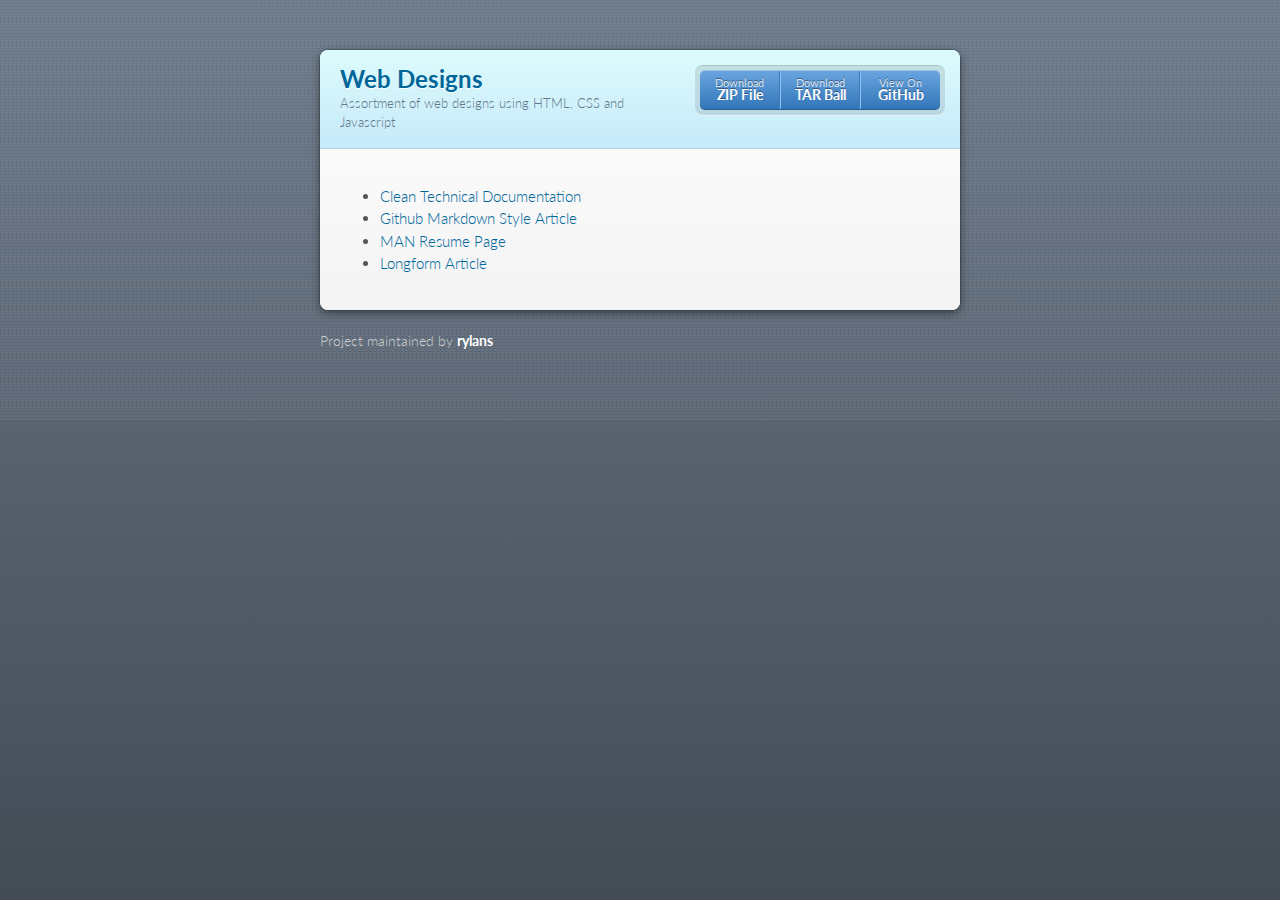
<file: index.html>
<!doctype html>
<html>
  <head>
    <meta charset="utf-8">
    <meta http-equiv="X-UA-Compatible" content="chrome=1">
    <title>Web Designs by rylans</title>

    <link rel="stylesheet" href="stylesheets/styles.css">
    <link rel="stylesheet" href="stylesheets/pygment_trac.css">
    <script src="javascripts/scale.fix.js"></script>
    <meta name="viewport" content="width=device-width, initial-scale=1, user-scalable=no">

    <!--[if lt IE 9]>
    <script src="//html5shiv.googlecode.com/svn/trunk/html5.js"></script>
    <![endif]-->
  </head>
  <body>
    <div class="wrapper">
      <header>
        <h1>Web Designs</h1>
        <p>Assortment of web designs using HTML, CSS and Javascript</p>
        <p class="view"><a href="https://github.com/rylans/web-designs">View the Project on GitHub <small>rylans/web-designs</small></a></p>
        <ul>
          <li><a href="https://github.com/rylans/web-designs/zipball/master">Download <strong>ZIP File</strong></a></li>
          <li><a href="https://github.com/rylans/web-designs/tarball/master">Download <strong>TAR Ball</strong></a></li>
          <li><a href="https://github.com/rylans/web-designs">View On <strong>GitHub</strong></a></li>
        </ul>
      </header>
      <section>
	<p>
		<ul>
			<li><a href="technical-documentation/index.html">Clean Technical Documentation</a></li>
			<li><a href="gfm-article/index.html">Github Markdown Style Article</a></li>
			<li><a href="man-style/index.html">MAN Resume Page</a></li>
			<li><a href="longform-article/index.html">Longform Article</a></li>
		</ul>
	</p>
      </section>
    </div>
    <footer>
      <p>Project maintained by <a href="https://github.com/rylans">rylans</a></p>
    </footer>
    <!--[if !IE]><script>fixScale(document);</script><![endif]-->
  </body>
</html>
</file>
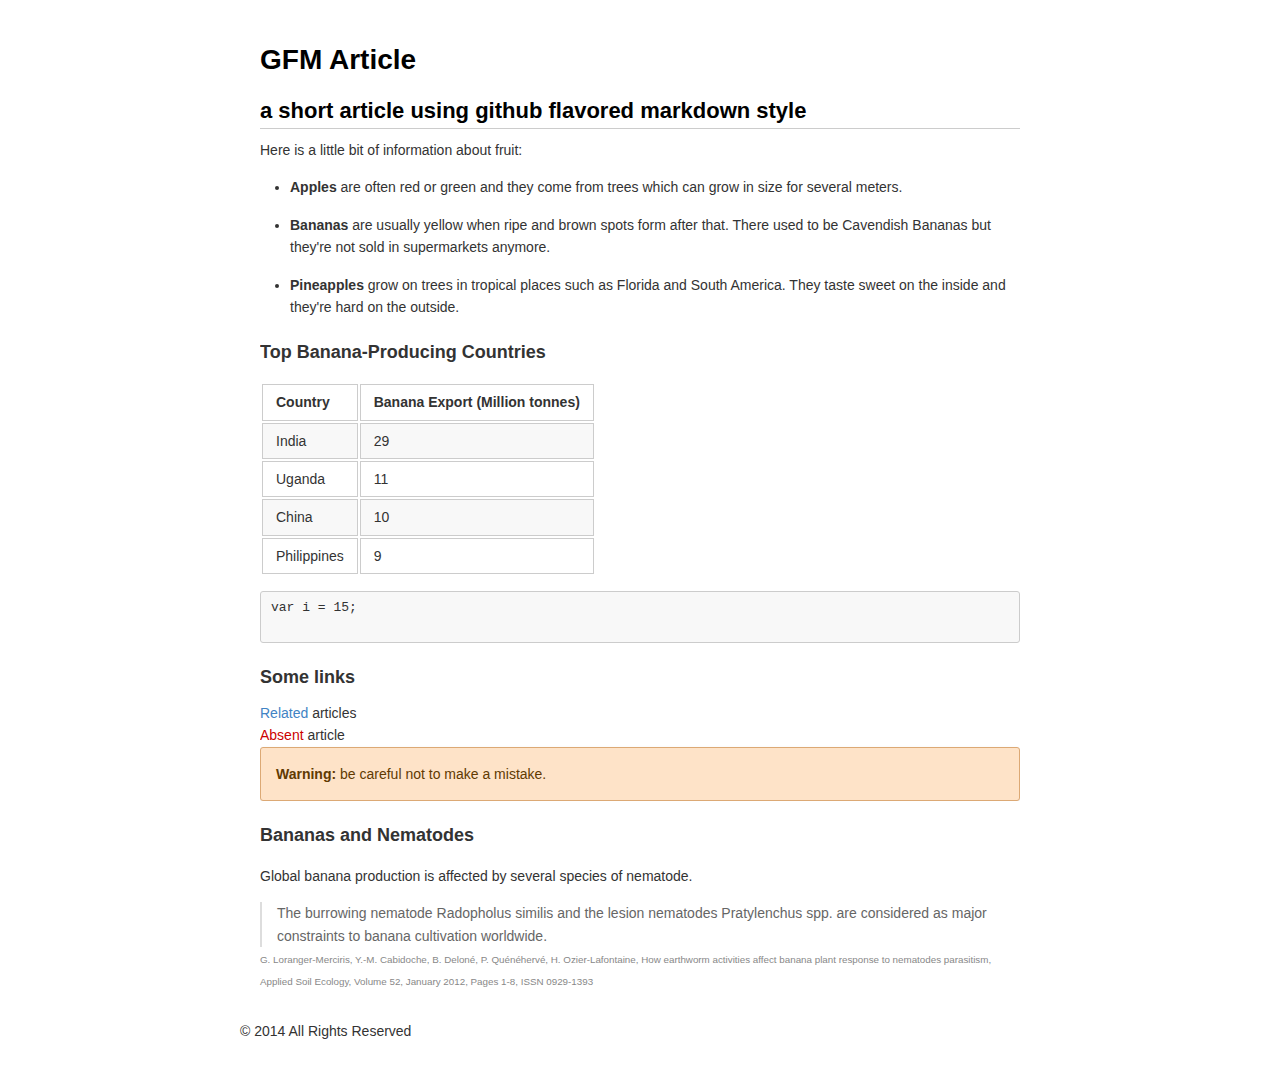
<file: gfm-article/index.html>
<!DOCTYPE html>
<html>
  <head>
    <meta http-equiv="Content-Type" content="text/html;charset=utf-8">
    <meta name="viewport" content="width=device-width">
    <title>GFM Article</title>
    <link href="css/stylesheet.css" rel="stylesheet" type="text/css">
  </head>
  <body>
    <div class="container">
      <header>
        <h1>GFM Article</h1>
        <h2>a short article using github flavored markdown style</h2>
      </header>

      <main>
        <span class="align-center">
          Here is a little bit of information about fruit:

          <ul>
            <li>
              <p>
                <strong>Apples</strong> are often red or green and they come from trees which can grow in size for several meters.
              </p>
            </li>

            <li>
              <p>
                <strong>Bananas</strong> are usually yellow when ripe and brown spots form after that. There used to be Cavendish Bananas but they're not sold in supermarkets anymore.
              </p>
            </li>

            <li>
              <p>
                <strong>Pineapples</strong> grow on trees in tropical places such as Florida and South America. They taste sweet on the inside and they're hard on the outside.
              </p>
            </li>
          </ul>

          <h3>Top Banana-Producing Countries</h3>

          <table>
            <tbody>
              <tr>
                <th>Country</th>
                <th>Banana Export (Million tonnes)</th>
              </tr>
              <tr>
                <td>India</td>
                <td>29</td>
              </tr>
              <tr>
                <td>Uganda</td>
                <td>11</td>
              </tr>
              <tr>
                <td>China</td>
                <td>10</td>
              </tr>
              <tr>
                <td>Philippines</td>
                <td>9</td>
              </tr>
            </tbody>
          </table>

          <p></p>

          <pre><code>var i = 15;
          </code></pre>

          <h3>Some links</h3>

          <a href="">Related</a> articles
          <br>
          <a class="absent" href="">Absent</a> article

          <div class="alert warning">
          <strong>Warning:</strong> be careful not to make a mistake.
          </div>


        </span>

        <h3>Bananas and Nematodes</h3>

        <p>Global banana production is affected by several species of nematode.<p>

        <blockquote>
          The burrowing nematode Radopholus similis and the lesion nematodes Pratylenchus spp. are considered as major constraints to banana cultivation worldwide.
        </blockquote>
        <span class="quote-after">
G. Loranger-Merciris, Y.-M. Cabidoche, B. Deloné, P. Quénéhervé, H. Ozier-Lafontaine, How earthworm activities affect banana plant response to nematodes parasitism, Applied Soil Ecology, Volume 52, January 2012, Pages 1-8, ISSN 0929-1393
        </span>
      </div>
    </main>
    <footer>
      &copy; 2014 All Rights Reserved
    </footer>
  </body>
</html>
</file>
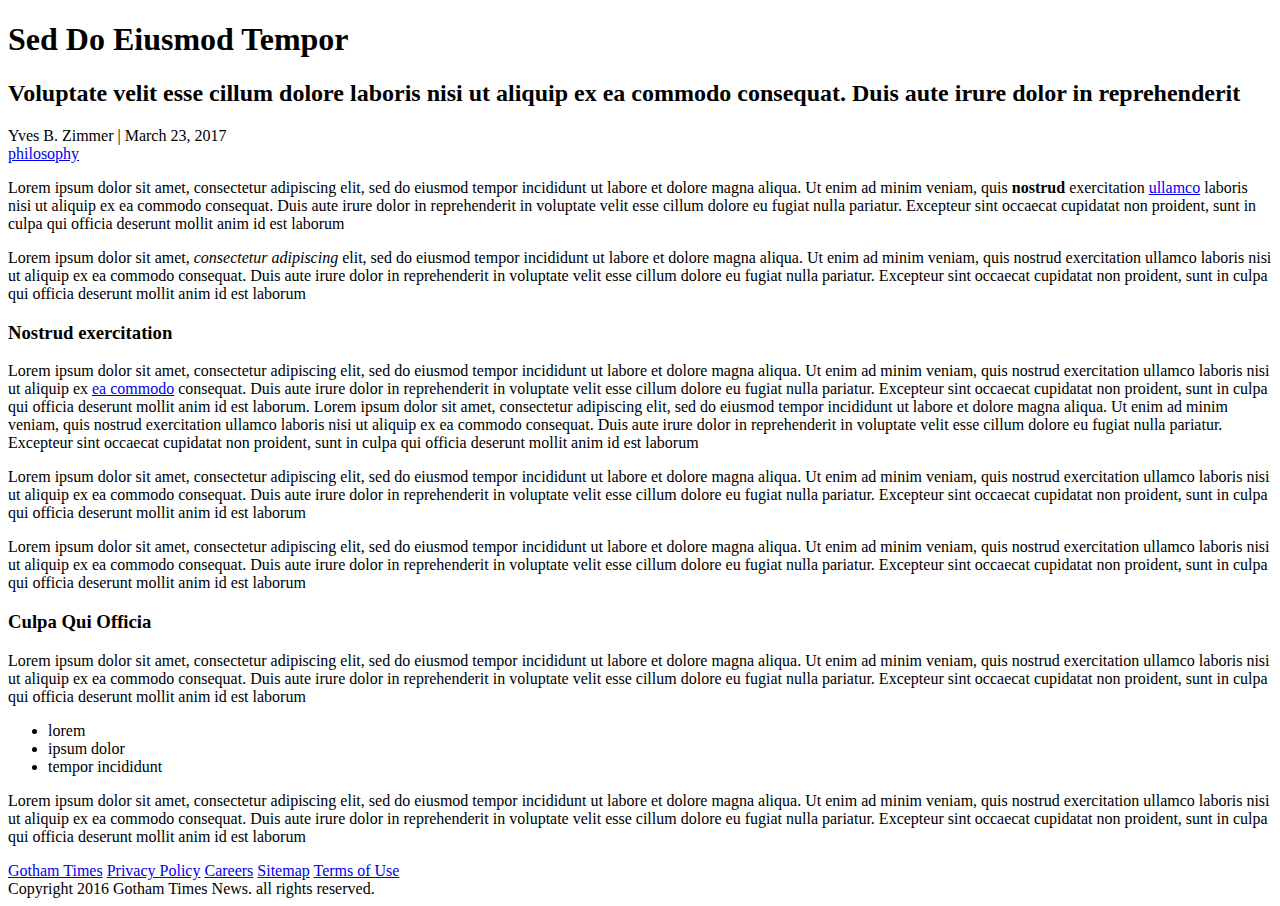
<file: longform-article/index.html>
<!DOCTYPE html>
<html>
  <head>
    <meta charset="UTF-8">
    <meta name="viewport" content="width=device-width">
    <link rel="stylesheet" href="css/stylesheet.css" type="type/css" media="screen" charset="utf-8">
    <link href='https://fonts.googleapis.com/css?family=Libre+Baskerville:400,400italic,700' rel='stylesheet' type='text/css'>
    <title>Longform Article</title>
  </head>

  <body>
    <div class="article">
      <h1 class="headline">Sed Do Eiusmod Tempor</h1>
      <h2 class="subhead">Voluptate velit esse cillum dolore
        laboris nisi ut aliquip ex ea commodo consequat. Duis aute irure dolor in reprehenderit</h2>
      <span class="author">Yves B. Zimmer</span> | <span class="date">March 23, 2017</span>
      <div class="topics">
        <a class="topic" href="#">philosophy</a>
      </div>

      <div class="article-body">

        <p>Lorem ipsum dolor sit amet, consectetur adipiscing elit, sed do eiusmod tempor incididunt ut labore et dolore magna aliqua. Ut enim ad minim veniam, quis <strong>nostrud</strong> exercitation <a href="#">ullamco</a> laboris nisi ut aliquip ex ea commodo consequat. Duis aute irure dolor in reprehenderit in voluptate velit esse cillum dolore eu fugiat nulla pariatur. Excepteur sint occaecat cupidatat non proident, sunt in culpa qui officia deserunt mollit anim id est laborum</p>

      <p>Lorem ipsum dolor sit amet, <i>consectetur adipiscing</i> elit, sed do eiusmod tempor incididunt ut labore et dolore magna aliqua. Ut enim ad minim veniam, quis nostrud exercitation ullamco laboris nisi ut aliquip ex ea commodo consequat. Duis aute irure dolor in reprehenderit in voluptate velit esse cillum dolore eu fugiat nulla pariatur. Excepteur sint occaecat cupidatat non proident, sunt in culpa qui officia deserunt mollit anim id est laborum</p>

      <h3 class="section">Nostrud exercitation</h3>

      <p>Lorem ipsum dolor sit amet, consectetur adipiscing elit, sed do eiusmod tempor incididunt ut labore et dolore magna aliqua. Ut enim ad minim veniam, quis nostrud exercitation ullamco laboris nisi ut aliquip ex <a href="#">ea commodo</a> consequat. Duis aute irure dolor in reprehenderit in voluptate velit esse cillum dolore eu fugiat nulla pariatur. Excepteur sint occaecat cupidatat non proident, sunt in culpa qui officia deserunt mollit anim id est laborum.  Lorem ipsum dolor sit amet, consectetur adipiscing elit, sed do eiusmod tempor incididunt ut labore et dolore magna aliqua. Ut enim ad minim veniam, quis nostrud exercitation ullamco laboris nisi ut aliquip ex ea commodo consequat. Duis aute irure dolor in reprehenderit in voluptate velit esse cillum dolore eu fugiat nulla pariatur. Excepteur sint occaecat cupidatat non proident, sunt in culpa qui officia deserunt mollit anim id est laborum</p>

      <p>Lorem ipsum dolor sit amet, consectetur adipiscing elit, sed do eiusmod tempor incididunt ut labore et dolore magna aliqua. Ut enim ad minim veniam, quis nostrud exercitation ullamco laboris nisi ut aliquip ex ea commodo consequat. Duis aute irure dolor in reprehenderit in voluptate velit esse cillum dolore eu fugiat nulla pariatur. Excepteur sint occaecat cupidatat non proident, sunt in culpa qui officia deserunt mollit anim id est laborum</p>

      <p class="quote">Lorem ipsum dolor sit amet, consectetur adipiscing elit, sed do eiusmod tempor incididunt ut labore et dolore magna aliqua. Ut enim ad minim veniam, quis nostrud exercitation ullamco laboris nisi ut aliquip ex ea commodo consequat. Duis aute irure dolor in reprehenderit in voluptate velit esse cillum dolore eu fugiat nulla pariatur. Excepteur sint occaecat cupidatat non proident, sunt in culpa qui officia deserunt mollit anim id est laborum</p>

      <h3 class="section">Culpa Qui Officia</h3>

      <p>Lorem ipsum dolor sit amet, consectetur adipiscing elit, sed do eiusmod tempor incididunt ut labore et dolore magna aliqua. Ut enim ad minim veniam, quis nostrud exercitation ullamco laboris nisi ut aliquip ex ea commodo consequat. Duis aute irure dolor in reprehenderit in voluptate velit esse cillum dolore eu fugiat nulla pariatur. Excepteur sint occaecat cupidatat non proident, sunt in culpa qui officia deserunt mollit anim id est laborum</p>

      <ul>
        <li>lorem</li>
        <li>ipsum dolor</li>
        <li>tempor incididunt</li>
      </ul>

      <p>Lorem ipsum dolor sit amet, consectetur adipiscing elit, sed do eiusmod tempor incididunt ut labore et dolore magna aliqua. Ut enim ad minim veniam, quis nostrud exercitation ullamco laboris nisi ut aliquip ex ea commodo consequat. Duis aute irure dolor in reprehenderit in voluptate velit esse cillum dolore eu fugiat nulla pariatur. Excepteur sint occaecat cupidatat non proident, sunt in culpa qui officia deserunt mollit anim id est laborum</p>
      </div>


      <footer class="full-foot">
        <div>
          <nav>
            <a href="#">Gotham Times</a>
            <a href="#">Privacy Policy</a>
            <a href="#">Careers</a>
            <a href="#">Sitemap</a>
            <a href="#">Terms of Use</a>
          </nav>
          <div class="article-foot">Copyright 2016 Gotham Times News. all rights reserved.</div>
        </div>
      </footer>

    </div>
  </body>
</html>
</file>
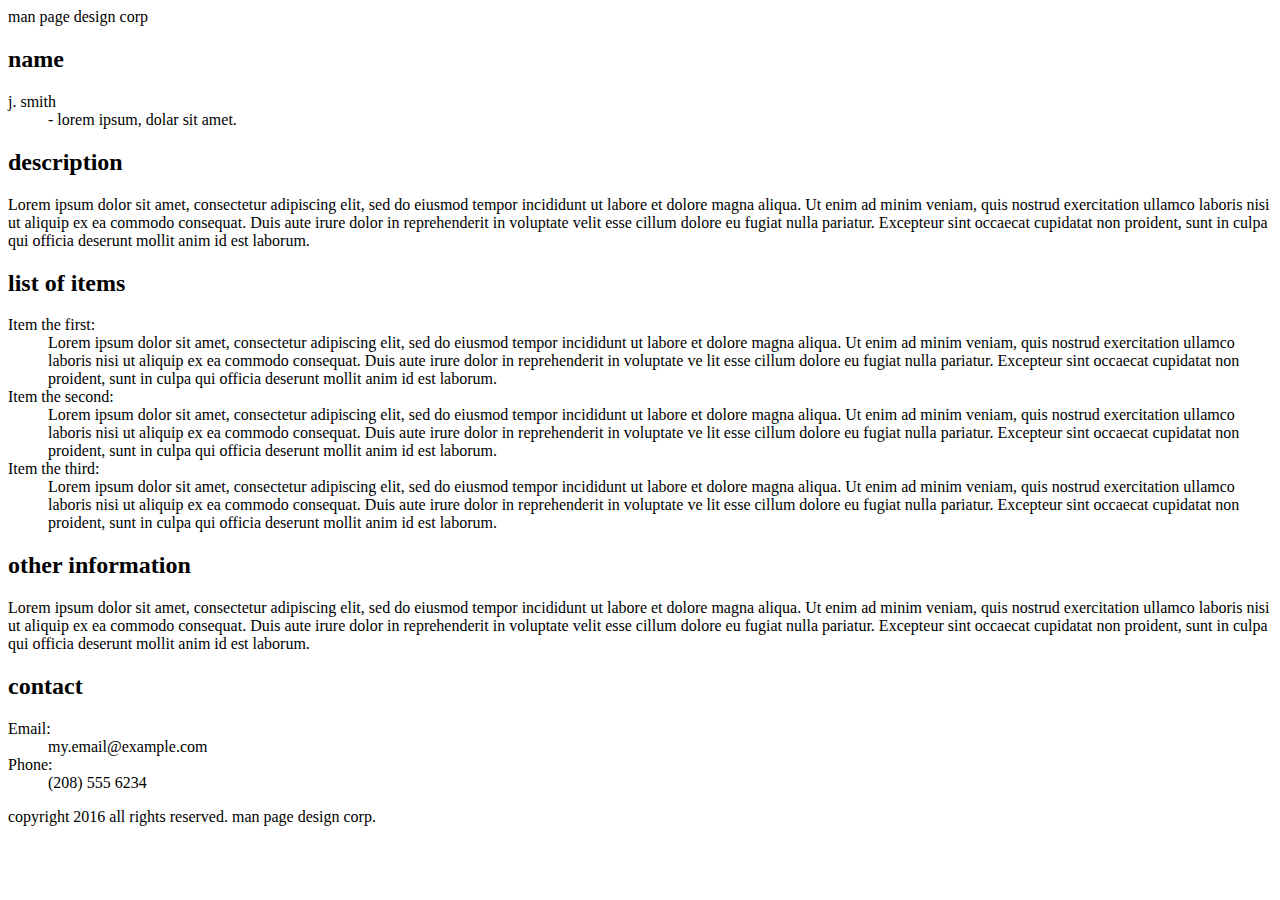
<file: man-style/index.html>
<html>
  <head>
    <link rel="stylesheet" href="css/stylesheet.css" type="type/css" media="screen" charset="utf-8">
  </head>

  <body>
    <div class="m">
      <header>man page design corp</header>
      <h2>name</h2>
      <dl>
        <dt>j. smith</dt>
        <dd>
          - lorem ipsum, dolar sit amet.
        </dd>
      </dl>

      <h2>description</h2>
      <p>
      Lorem ipsum dolor sit amet, consectetur adipiscing elit, sed do eiusmod tempor incididunt ut labore et dolore magna aliqua. Ut enim ad minim veniam, quis nostrud exercitation ullamco laboris nisi ut aliquip ex ea commodo consequat. Duis aute irure dolor in reprehenderit in voluptate velit esse cillum dolore eu fugiat nulla pariatur. Excepteur sint occaecat cupidatat non proident, sunt in culpa qui officia deserunt mollit anim id est laborum.
      </p>

      <h2>list of items</h2>
      <dl>
        <dt>Item the first:</dt>
        <dd>Lorem ipsum dolor sit amet, consectetur adipiscing elit, sed do eiusmod tempor incididunt ut labore et dolore magna aliqua. Ut enim ad minim       veniam, quis nostrud exercitation ullamco laboris nisi ut aliquip ex ea commodo consequat. Duis aute irure dolor in reprehenderit in voluptate ve      lit esse cillum dolore eu fugiat nulla pariatur. Excepteur sint occaecat cupidatat non proident, sunt in culpa qui officia deserunt mollit anim id       est laborum.</dd>

        <dt>Item the second:</dt>
        <dd>Lorem ipsum dolor sit amet, consectetur adipiscing elit, sed do eiusmod tempor incididunt ut labore et dolore magna aliqua. Ut enim ad minim       veniam, quis nostrud exercitation ullamco laboris nisi ut aliquip ex ea commodo consequat. Duis aute irure dolor in reprehenderit in voluptate ve      lit esse cillum dolore eu fugiat nulla pariatur. Excepteur sint occaecat cupidatat non proident, sunt in culpa qui officia deserunt mollit anim id       est laborum.</dd>

        <dt>Item the third:</dt>
        <dd>Lorem ipsum dolor sit amet, consectetur adipiscing elit, sed do eiusmod tempor incididunt ut labore et dolore magna aliqua. Ut enim ad minim       veniam, quis nostrud exercitation ullamco laboris nisi ut aliquip ex ea commodo consequat. Duis aute irure dolor in reprehenderit in voluptate ve      lit esse cillum dolore eu fugiat nulla pariatur. Excepteur sint occaecat cupidatat non proident, sunt in culpa qui officia deserunt mollit anim id       est laborum.</dd>
      </dl>


      <h2>other information</h2>
      <p>
      Lorem ipsum dolor sit amet, consectetur adipiscing elit, sed do eiusmod tempor incididunt ut labore et dolore magna aliqua. Ut enim ad minim veniam, quis nostrud exercitation ullamco laboris nisi ut aliquip ex ea commodo consequat. Duis aute irure dolor in reprehenderit in voluptate velit esse cillum dolore eu fugiat nulla pariatur. Excepteur sint occaecat cupidatat non proident, sunt in culpa qui officia deserunt mollit anim id est laborum.
      </p>

      <h2>contact</h2>
      <dl>
        <dt>Email:</dt>
        <dd>my.email@example.com</dd>

        <dt>Phone:</dt>
        <dd>(208) 555 6234</dd>
      </dl>

      <footer>
        copyright 2016 all rights reserved. man page design corp.
      </footer>
    </div>
  </body>
</html>
</file>
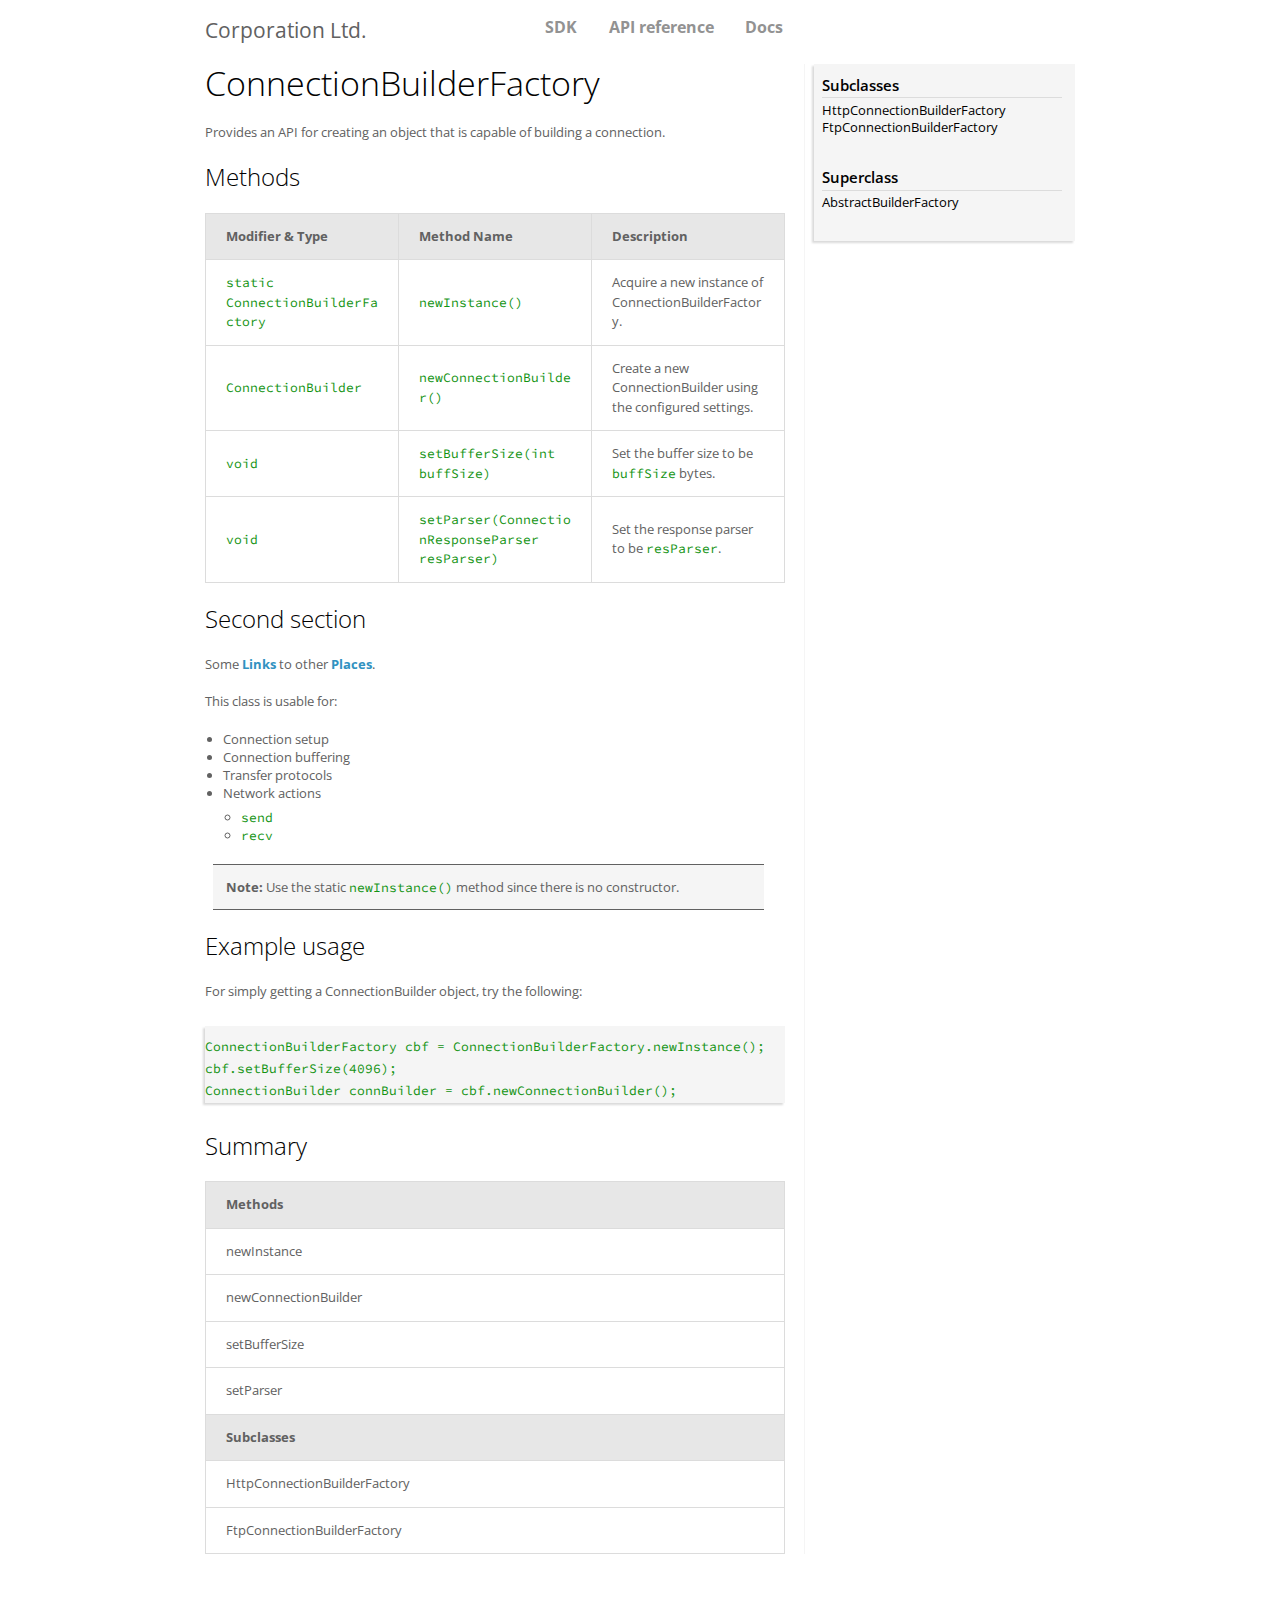
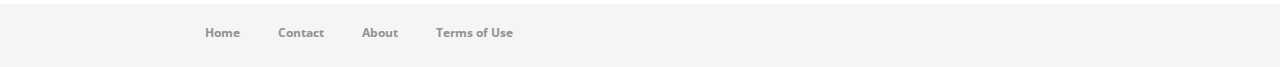
<file: technical-documentation/index.html>
<!DOCTYPE html>
<html>
  <head>
    <meta charset="utf-8">
    <meta http-equiv="Content-Type" content="text/html; charset=UTF-8">
    <meta http-equiv="cleartype" content="on">
    <meta name="viewport" content="width=device-width">
    
    <title>Technical Documentation</title>

    <link href="http://fonts.googleapis.com/css?family=Open+Sans:400,700|Source+Code+Pro" rel="stylesheet" type="text/css">
    <link href="css/style.css" rel="stylesheet" type="text/css">
  </head>

  <body>
    <div id="container">

    <header class="top-bar">
      <div class="banner">
	Corporation Ltd.
      </div>
      <div>
	<nav class="top-nav">
	  <a href="">SDK</a>
	  <a href="">API reference</a>
	  <a href="">Docs</a>
	</nav>
      </div>
    </header>

    <main id="pcontent" role="main">
      <article class="article-main">
	<div>
	  <h1 class="page_title">ConnectionBuilderFactory</h1>
	  <p>Provides an API for creating an object that is capable of building a connection.</p>

	  <h2>Methods</h2>
	  <p></p>

	  <table>
	    <tbody>
	      <tr>
		<th>Modifier & Type</th>
		<th>Method Name</th>
		<th>Description</th>
	      </tr>

	      <tr>
		<td><code>static ConnectionBuilderFactory</code></td>
		<td><code>newInstance()</code></td>
		<td>Acquire a new instance of ConnectionBuilderFactory.</td>
	      </tr>

	      <tr>
		<td><code>ConnectionBuilder</code></td>
		<td><code>newConnectionBuilder()</code></td>
		<td>Create a new ConnectionBuilder using the configured settings.</td>
	      </tr>

	      <tr>
		<td><code>void</code></td>
		<td><code>setBufferSize(int buffSize)</code></td>
		<td>Set the buffer size to be <code>buffSize</code> bytes.</td>
	      </tr>

	      <tr>
		<td><code>void</code></td>
		<td><code>setParser(ConnectionResponseParser resParser)</code></td>
		<td>Set the response parser to be <code>resParser</code>.</td>
	      </tr>
	    </tbody>
	  </table>
	  <p></p>

	  <h2>Second section</h2>
	  <p>Some <a href="">Links</a> to other <a href="">Places</a>.</p>

	  <p>This class is usable for:</p>

	  <ul>
	    <li>Connection setup</li>
	    <li>Connection buffering</li>
	    <li>Transfer protocols</li>
	    <li>Network actions</li>
	    <ul>
	      <li><code>send</code></li>
	      <li><code>recv</code></li>
	    </ul>
	  </ul>

	  <p class="note">
	    <strong>Note:</strong>
	    Use the static <code>newInstance()</code> method since there is no constructor.
	  </p>

	  <p></p>

	  <h2>Example usage</h2>

	  <p>For simply getting a ConnectionBuilder object, try the following: </p>

	  <pre class="shade"><code>ConnectionBuilderFactory cbf = ConnectionBuilderFactory.newInstance();
cbf.setBufferSize(4096);
ConnectionBuilder connBuilder = cbf.newConnectionBuilder();
</code></pre>

	  <h2>Summary</h2>

	  <p></p>

	  <table>
	    <tbody>
	      <tr><th>Methods</th></tr>
	      <tr><td>newInstance</td></tr>
	      <tr><td>newConnectionBuilder</td></tr>
	      <tr><td>setBufferSize</td></tr>
	      <tr><td>setParser</td></tr>

	      <tr><th>Subclasses</th></tr>
	      <tr><td>HttpConnectionBuilderFactory</td></tr>
	      <tr><td>FtpConnectionBuilderFactory</td></tr>
	    </tbody>
	  </table>
	  
	</div>
	<p></p>
	<nav class="right-nav shade">
	  <section class="nav-box">
	    <h3>Subclasses</h3>
	    <ol class="nav-l">
	      <li><a href="">HttpConnectionBuilderFactory</a></li>
	      <li><a href="">FtpConnectionBuilderFactory</a></li>
	    </ol>
	  </section>

	  <section class="nav-box">
	    <h3>Superclass</h3>
	    <ol class="nav-l">
	      <li><a href="">AbstractBuilderFactory</a></li>
	    </ol>
	  </section>
	  <p> </p>
	</nav>
      </article>
    </main>
    <footer class="full-foot">
      <div>
	<nav>
	  <a href="">Home</a>
	  <a href="">Contact</a>
	  <a href="">About</a>
	  <a href="">Terms of Use</a>
	</nav>
      </div>
    </foot>
    </div>
  </body>
</html>
</file>
<file: stylesheets/styles.css>
@import url(https://fonts.googleapis.com/css?family=Lato:300italic,700italic,300,700);
html {
  background: #6C7989;
  background: #6c7989 -webkit-gradient(linear, 50% 0%, 50% 100%, color-stop(0%, #6c7989), color-stop(100%, #434b55)) fixed;
  background: #6c7989 -webkit-linear-gradient(#6c7989, #434b55) fixed;
  background: #6c7989 -moz-linear-gradient(#6c7989, #434b55) fixed;
  background: #6c7989 -o-linear-gradient(#6c7989, #434b55) fixed;
  background: #6c7989 -ms-linear-gradient(#6c7989, #434b55) fixed;
  background: #6c7989 linear-gradient(#6c7989, #434b55) fixed;
}

body {
  padding: 50px 0;
  margin: 0;
  font: 14px/1.5 Lato, "Helvetica Neue", Helvetica, Arial, sans-serif;
  color: #555;
  font-weight: 300;
  background: url('[data-uri]') fixed;
}

.wrapper {
  width: 640px;
  margin: 0 auto;
  background: #DEDEDE;
  -webkit-border-radius: 8px;
  -moz-border-radius: 8px;
  -ms-border-radius: 8px;
  -o-border-radius: 8px;
  border-radius: 8px;
  -webkit-box-shadow: rgba(0, 0, 0, 0.2) 0 0 0 1px, rgba(0, 0, 0, 0.45) 0 3px 10px;
  -moz-box-shadow: rgba(0, 0, 0, 0.2) 0 0 0 1px, rgba(0, 0, 0, 0.45) 0 3px 10px;
  box-shadow: rgba(0, 0, 0, 0.2) 0 0 0 1px, rgba(0, 0, 0, 0.45) 0 3px 10px;
}

header, section, footer {
  display: block;
}

a {
  color: #069;
  text-decoration: none;
}

p {
  margin: 0 0 20px;
  padding: 0;
}

strong {
  color: #222;
  font-weight: 700;
}

header {
  -webkit-border-radius: 8px 8px 0 0;
  -moz-border-radius: 8px 8px 0 0;
  -ms-border-radius: 8px 8px 0 0;
  -o-border-radius: 8px 8px 0 0;
  border-radius: 8px 8px 0 0;
  background: #C6EAFA;
  background: -webkit-gradient(linear, 50% 0%, 50% 100%, color-stop(0%, #ddfbfc), color-stop(100%, #c6eafa));
  background: -webkit-linear-gradient(#ddfbfc, #c6eafa);
  background: -moz-linear-gradient(#ddfbfc, #c6eafa);
  background: -o-linear-gradient(#ddfbfc, #c6eafa);
  background: -ms-linear-gradient(#ddfbfc, #c6eafa);
  background: linear-gradient(#ddfbfc, #c6eafa);
  position: relative;
  padding: 15px 20px;
  border-bottom: 1px solid #B2D2E1;
}
header h1 {
  margin: 0;
  padding: 0;
  font-size: 24px;
  line-height: 1.2;
  color: #069;
  text-shadow: rgba(255, 255, 255, 0.9) 0 1px 0;
}
header.without-description h1 {
  margin: 10px 0;
}
header p {
  margin: 0;
  color: #61778B;
  width: 300px;
  font-size: 13px;
}
header p.view {
  display: none;
  font-weight: 700;
  text-shadow: rgba(255, 255, 255, 0.9) 0 1px 0;
  -webkit-font-smoothing: antialiased;
}
header p.view a {
  color: #06c;
}
header p.view small {
  font-weight: 400;
}
header ul {
  margin: 0;
  padding: 0;
  list-style: none;
  position: absolute;
  z-index: 1;
  right: 20px;
  top: 20px;
  height: 38px;
  padding: 1px 0;
  background: #5198DF;
  background: -webkit-gradient(linear, 50% 0%, 50% 100%, color-stop(0%, #77b9fb), color-stop(100%, #3782cd));
  background: -webkit-linear-gradient(#77b9fb, #3782cd);
  background: -moz-linear-gradient(#77b9fb, #3782cd);
  background: -o-linear-gradient(#77b9fb, #3782cd);
  background: -ms-linear-gradient(#77b9fb, #3782cd);
  background: linear-gradient(#77b9fb, #3782cd);
  border-radius: 5px;
  -webkit-box-shadow: inset rgba(255, 255, 255, 0.45) 0 1px 0, inset rgba(0, 0, 0, 0.2) 0 -1px 0;
  -moz-box-shadow: inset rgba(255, 255, 255, 0.45) 0 1px 0, inset rgba(0, 0, 0, 0.2) 0 -1px 0;
  box-shadow: inset rgba(255, 255, 255, 0.45) 0 1px 0, inset rgba(0, 0, 0, 0.2) 0 -1px 0;
  width: auto;
}
header ul:before {
  content: '';
  position: absolute;
  z-index: -1;
  left: -5px;
  top: -4px;
  right: -5px;
  bottom: -6px;
  background: rgba(0, 0, 0, 0.1);
  -webkit-border-radius: 8px;
  -moz-border-radius: 8px;
  -ms-border-radius: 8px;
  -o-border-radius: 8px;
  border-radius: 8px;
  -webkit-box-shadow: rgba(0, 0, 0, 0.2) 0 -1px 0, inset rgba(255, 255, 255, 0.7) 0 -1px 0;
  -moz-box-shadow: rgba(0, 0, 0, 0.2) 0 -1px 0, inset rgba(255, 255, 255, 0.7) 0 -1px 0;
  box-shadow: rgba(0, 0, 0, 0.2) 0 -1px 0, inset rgba(255, 255, 255, 0.7) 0 -1px 0;
}
header ul li {
  width: 79px;
  float: left;
  border-right: 1px solid #3A7CBE;
  height: 38px;
}
header ul li.single {
  border: none;
}
header ul li + li {
  width: 78px;
  border-left: 1px solid #8BBEF3;
}
header ul li + li + li {
  border-right: none;
  width: 79px;
}
header ul a {
  line-height: 1;
  font-size: 11px;
  color: #fff;
  color: rgba(255, 255, 255, 0.8);
  display: block;
  text-align: center;
  font-weight: 400;
  padding-top: 6px;
  height: 40px;
  text-shadow: rgba(0, 0, 0, 0.4) 0 -1px 0;
}
header ul a strong {
  font-size: 14px;
  display: block;
  color: #fff;
  -webkit-font-smoothing: antialiased;
}

section {
  padding: 15px 20px;
  font-size: 15px;
  border-top: 1px solid #fff;
  background: -webkit-gradient(linear, 50% 0%, 50% 700, color-stop(0%, #fafafa), color-stop(100%, #dedede));
  background: -webkit-linear-gradient(#fafafa, #dedede 700px);
  background: -moz-linear-gradient(#fafafa, #dedede 700px);
  background: -o-linear-gradient(#fafafa, #dedede 700px);
  background: -ms-linear-gradient(#fafafa, #dedede 700px);
  background: linear-gradient(#fafafa, #dedede 700px);
  -webkit-border-radius: 0 0 8px 8px;
  -moz-border-radius: 0 0 8px 8px;
  -ms-border-radius: 0 0 8px 8px;
  -o-border-radius: 0 0 8px 8px;
  border-radius: 0 0 8px 8px;
  position: relative;
}

h1, h2, h3, h4, h5, h6 {
  color: #222;
  padding: 0;
  margin: 0 0 20px;
  line-height: 1.2;
}

p, ul, ol, table, pre, dl {
  margin: 0 0 20px;
}

h1, h2, h3 {
  line-height: 1.1;
}

h1 {
  font-size: 28px;
}

h2 {
  color: #393939;
}

h3, h4, h5, h6 {
  color: #494949;
}

blockquote {
  margin: 0 -20px 20px;
  padding: 15px 20px 1px 40px;
  font-style: italic;
  background: #ccc;
  background: rgba(0, 0, 0, 0.06);
  color: #222;
}

img {
  max-width: 100%;
}

code, pre {
  font-family: Monaco, Bitstream Vera Sans Mono, Lucida Console, Terminal;
  color: #333;
  font-size: 12px;
  overflow-x: auto;
}

pre {
  padding: 20px;
  background: #3A3C42;
  color: #f8f8f2;
  margin: 0 -20px 20px;
}
pre code {
  color: #f8f8f2;
}
li pre {
  margin-left: -60px;
  padding-left: 60px;
}

table {
  width: 100%;
  border-collapse: collapse;
}

th, td {
  text-align: left;
  padding: 5px 10px;
  border-bottom: 1px solid #aaa;
}

dt {
  color: #222;
  font-weight: 700;
}

th {
  color: #222;
}

small {
  font-size: 11px;
}

hr {
  border: 0;
  background: #aaa;
  height: 1px;
  margin: 0 0 20px;
}

footer {
  width: 640px;
  margin: 0 auto;
  padding: 20px 0 0;
  color: #ccc;
  overflow: hidden;
}
footer a {
  color: #fff;
  font-weight: bold;
}
footer p {
  float: left;
}
footer p + p {
  float: right;
}

@media print, screen and (max-width: 740px) {
  body {
    padding: 0;
  }

  .wrapper {
    -webkit-border-radius: 0;
    -moz-border-radius: 0;
    -ms-border-radius: 0;
    -o-border-radius: 0;
    border-radius: 0;
    -webkit-box-shadow: none;
    -moz-box-shadow: none;
    box-shadow: none;
    width: 100%;
  }

  footer {
    -webkit-border-radius: 0;
    -moz-border-radius: 0;
    -ms-border-radius: 0;
    -o-border-radius: 0;
    border-radius: 0;
    padding: 20px;
    width: auto;
  }
  footer p {
    float: none;
    margin: 0;
  }
  footer p + p {
    float: none;
  }
}
@media print, screen and (max-width:580px) {
  header ul {
    display: none;
  }

  header p.view {
    display: block;
  }

  header p {
    width: 100%;
  }
}
@media print {
  header p.view a small:before {
    content: 'at http://github.com/';
  }
}
</file>
<file: stylesheets/pygment_trac.css>
.highlight .hll { background-color: #49483e }
.highlight  { background: #3A3C42; color: #f8f8f2 }
.highlight .c { color: #75715e } /* Comment */
.highlight .err { color: #960050; background-color: #1e0010 } /* Error */
.highlight .k { color: #66d9ef } /* Keyword */
.highlight .l { color: #ae81ff } /* Literal */
.highlight .n { color: #f8f8f2 } /* Name */
.highlight .o { color: #f92672 } /* Operator */
.highlight .p { color: #f8f8f2 } /* Punctuation */
.highlight .cm { color: #75715e } /* Comment.Multiline */
.highlight .cp { color: #75715e } /* Comment.Preproc */
.highlight .c1 { color: #75715e } /* Comment.Single */
.highlight .cs { color: #75715e } /* Comment.Special */
.highlight .ge { font-style: italic } /* Generic.Emph */
.highlight .gs { font-weight: bold } /* Generic.Strong */
.highlight .kc { color: #66d9ef } /* Keyword.Constant */
.highlight .kd { color: #66d9ef } /* Keyword.Declaration */
.highlight .kn { color: #f92672 } /* Keyword.Namespace */
.highlight .kp { color: #66d9ef } /* Keyword.Pseudo */
.highlight .kr { color: #66d9ef } /* Keyword.Reserved */
.highlight .kt { color: #66d9ef } /* Keyword.Type */
.highlight .ld { color: #e6db74 } /* Literal.Date */
.highlight .m { color: #ae81ff } /* Literal.Number */
.highlight .s { color: #e6db74 } /* Literal.String */
.highlight .na { color: #a6e22e } /* Name.Attribute */
.highlight .nb { color: #f8f8f2 } /* Name.Builtin */
.highlight .nc { color: #a6e22e } /* Name.Class */
.highlight .no { color: #66d9ef } /* Name.Constant */
.highlight .nd { color: #a6e22e } /* Name.Decorator */
.highlight .ni { color: #f8f8f2 } /* Name.Entity */
.highlight .ne { color: #a6e22e } /* Name.Exception */
.highlight .nf { color: #a6e22e } /* Name.Function */
.highlight .nl { color: #f8f8f2 } /* Name.Label */
.highlight .nn { color: #f8f8f2 } /* Name.Namespace */
.highlight .nx { color: #a6e22e } /* Name.Other */
.highlight .py { color: #f8f8f2 } /* Name.Property */
.highlight .nt { color: #f92672 } /* Name.Tag */
.highlight .nv { color: #f8f8f2 } /* Name.Variable */
.highlight .ow { color: #f92672 } /* Operator.Word */
.highlight .w { color: #f8f8f2 } /* Text.Whitespace */
.highlight .mf { color: #ae81ff } /* Literal.Number.Float */
.highlight .mh { color: #ae81ff } /* Literal.Number.Hex */
.highlight .mi { color: #ae81ff } /* Literal.Number.Integer */
.highlight .mo { color: #ae81ff } /* Literal.Number.Oct */
.highlight .sb { color: #e6db74 } /* Literal.String.Backtick */
.highlight .sc { color: #e6db74 } /* Literal.String.Char */
.highlight .sd { color: #e6db74 } /* Literal.String.Doc */
.highlight .s2 { color: #e6db74 } /* Literal.String.Double */
.highlight .se { color: #ae81ff } /* Literal.String.Escape */
.highlight .sh { color: #e6db74 } /* Literal.String.Heredoc */
.highlight .si { color: #e6db74 } /* Literal.String.Interpol */
.highlight .sx { color: #e6db74 } /* Literal.String.Other */
.highlight .sr { color: #e6db74 } /* Literal.String.Regex */
.highlight .s1 { color: #e6db74 } /* Literal.String.Single */
.highlight .ss { color: #e6db74 } /* Literal.String.Symbol */
.highlight .bp { color: #f8f8f2 } /* Name.Builtin.Pseudo */
.highlight .vc { color: #f8f8f2 } /* Name.Variable.Class */
.highlight .vg { color: #f8f8f2 } /* Name.Variable.Global */
.highlight .vi { color: #f8f8f2 } /* Name.Variable.Instance */
.highlight .il { color: #ae81ff } /* Literal.Number.Integer.Long */
</file>
<file: gfm-article/css/stylesheet.css>
body {
  font-family: Helvetica, arial, sans-serif;
  font-size: 14px;
  line-height: 1.6;
  padding-top: 10px;
  padding-bottom: 10px;
  background-color: white;
  padding: 30px;
  color: #333333;
}

body > *:first-child {
  margin-top: 0 !important;
}

body > *:last-child {
  margin-bottom: 0 !important;
}

footer {
  width: 800px;
  margin-top: 28px;
  margin-right: auto;
  margin-left: auto;
}

a {
  color: #4183C4;
  text-decoration: none;
}

a.absent {
  color: #cc0000;
}

a.anchor {
  display: block;
  padding-left: 30px;
  margin-left: -30px;
  cursor: pointer;
  position: absolute;
  top: 0;
  left: 0;
  bottom: 0;
}

h1, h2, h3, h4, h5, h6 {
  margin: 20px 0 10px;
  padding: 0;
  font-weight: bold;
  -webkit-font-smoothing: antialiased;
  cursor: text;
  position: relative;
}

h2:first-child, h1:first-child, h1:first-child + h2, h3:first-child, h4:first-child, h5:first-child, h6:first-child {
  margin-top: 0;
  padding-top: 0;
}

h1:hover a.anchor, h2:hover a.anchor, h3:hover a.anchor, h4:hover a.anchor, h5:hover a.anchor, h6:hover a.anchor {
  text-decoration: none;
}

h1 tt, h1 code {
  font-size: inherit;
}

h2 tt, h2 code {
  font-size: inherit;
}

h3 tt, h3 code {
  font-size: inherit;
}

h4 tt, h4 code {
  font-size: inherit;
}

h5 tt, h5 code {
  font-size: inherit;
}

h6 tt, h6 code {
  font-size: inherit;
}

h1 {
  font-size: 28px;
  color: black;
}

h2 {
  font-size: 22px;
  border-bottom: 1px solid #cccccc;
  color: black;
}

h3 {
  font-size: 18px;
}

h4 {
  font-size: 16px;
}

h5 {
  font-size: 14px;
}

h6 {
  color: #777777;
  font-size: 14px;
}

p, blockquote, ul, ol, dl, li, table, pre {
  margin: 15px 0;
}

hr {
  border: 0 none;
  color: #cccccc;
  height: 4px;
  padding: 0;
}

body > h2:first-child {
  margin-top: 0;
  padding-top: 0;
}

body > h1:first-child {
  margin-top: 0;
  padding-top: 0;
}

body > h1:first-child + h2 {
  margin-top: 0;
  padding-top: 0;
}

body > h3:first-child, body > h4:first-child, body > h5:first-child, body > h6:first-child {
  margin-top: 0;
  padding-top: 0;
}

a:first-child h1, a:first-child h2, a:first-child h3, a:first-child h4, a:first-child h5, a:first-child h6 {
  margin-top: 0;
  padding-top: 0;
}

h1 p, h2 p, h3 p, h4 p, h5 p, h6 p {
  margin-top: 0;
}

li p.first {
  display: inline-block;
}

ul, ol {
  padding-left: 30px;
}

ul :first-child, ol :first-child {
  margin-top: 0;
}

ul :last-child, ol :last-child {
  margin-bottom: 0;
}

dl {
  padding: 0;
}

dl dt {
  font-size: 14px;
  font-weight: bold;
  font-style: italic;
  padding: 0;
  margin: 15px 0 5px;
}

dl dt:first-child {
  padding: 0;
}

dl dt > :first-child {
  margin-top: 0;
}

dl dt > :last-child {
  margin-bottom: 0;
}

dl dd {
  margin: 0 0 15px;
  padding: 0 15px;
}

dl dd > :first-child {
  margin-top: 0;
}

dl dd > :last-child {
  margin-bottom: 0;
}

blockquote {
  border-left: 2px solid #dddddd;
  padding: 0 15px;
  color: #666;
  margin-bottom: 0;
}

.quote-after {
  margin-top: 0;
  color: #888;
  font-size: 0.7em;
}

blockquote > :first-child {
  margin-top: 0;
}

blockquote > :last-child {
  margin-bottom: 0;
}

table {
  padding: 0;
}
table tr {
  border-top: 1px solid #cccccc;
  background-color: white;
  margin: 0;
  padding: 0;
}

table tr:nth-child(2n) {
  background-color: #f8f8f8;
}

table tr th {
  font-weight: bold;
  border: 1px solid #cccccc;
  text-align: left;
  margin: 0;
  padding: 6px 13px;
}

table tr td {
  border: 1px solid #cccccc;
  text-align: left;
  margin: 0;
  padding: 6px 13px;
}

table tr th :first-child, table tr td :first-child {
  margin-top: 0;
}

table tr th :last-child, table tr td :last-child {
  margin-bottom: 0;
}

img {
  max-width: 100%;
}

span.frame {
  display: block;
  overflow: hidden;
}

span.frame > span {
  border: 1px solid #dddddd;
  display: block;
  float: left;
  overflow: hidden;
  margin: 13px 0 0;
  padding: 7px;
  width: auto;
}

span.frame span img {
  display: block;
  float: left;
}

span.frame span span {
  clear: both;
  color: #333333;
  display: block;
  padding: 5px 0 0;
}

span.align-center {
  display: block;
  overflow: hidden;
  clear: both;
}

span.align-center > span {
  display: block;
  overflow: hidden;
  margin: 13px auto 0;
  text-align: center;
}

span.align-center span img {
  margin: 0 auto;
  text-align: center;
}

span.align-right {
  display: block;
  overflow: hidden;
  clear: both;
}

span.align-right > span {
  display: block;
  overflow: hidden;
  margin: 13px 0 0;
  text-align: right;
}

span.align-right span img {
  margin: 0;
  text-align: right;
}

span.float-left {
  display: block;
  margin-right: 13px;
  overflow: hidden;
  float: left;
}

span.float-left span {
  margin: 13px 0 0;
}

span.float-right {
  display: block;
  margin-left: 13px;
  overflow: hidden;
  float: right;
}

span.float-right > span {
  display: block;
  overflow: hidden;
  margin: 13px auto 0;
  text-align: right;
}

code, tt {
  margin: 0 2px;
  padding: 0 5px;
  white-space: nowrap;
  border: 1px solid #eaeaea;
  background-color: #f8f8f8;
  border-radius: 3px;
}

pre code {
  margin: 0;
  padding: 0;
  white-space: pre;
  border: none;
  background: transparent;
}

.highlight pre {
  background-color: #f8f8f8;
  border: 1px solid #cccccc;
  font-size: 13px;
  line-height: 19px;
  overflow: auto;
  padding: 6px 10px;
  border-radius: 3px;
}

pre {
  background-color: #f8f8f8;
  border: 1px solid #cccccc;
  font-size: 13px;
  line-height: 19px;
  overflow: auto;
  padding: 6px 10px;
  border-radius: 3px;
}

pre code, pre tt {
  background-color: transparent;
  border: none;
}

.alert.warning {
  color: #613A02;
  background-color: #fee3c8;
  border: 1px solid #dca975;
}

.alert {
  margin: 0 auto;
  position: relative;
  border-radius: 3px;
  padding: 15px;
  box-shadow: 0 1px 3px rgba(0,0,0,0.1);
}

.container {
  max-width: 760px;
  width: 88%;
  margin: auto;
}

/* Media Queries
================ */

@media only screen and (max-width: 768px) {
  .container {
    margin: auto;
    width: 100%;
</file>
<file: longform-article/css/stylesheet.css>
html {
  font-family: 'Libre Baskerville', serif;
  line-height: 1.45;
  text-align: justify;
  font-size: 18px;
  font-weight: 400;
  color: #000000;
  overflow-y: auto;
  overflow-x: hidden;
}

div {
  display: block;
}

body {
  margin: 0;
}

a {
  text-decoration: underline;
  color: #458DD4;
}

a.topic {
  text-decoration: none;
  font-weight: 700;
  text-transform: uppercase;
  color: #12134a;
  font-size: 0.75em;
}

nav {
  display: block;
}

footer {
  color: #929292;
  font-weight: 700;
}

footer a {
  text-decoration: none;
  margin-right: 3em;
  color: #929292;
  word-wrap: break-word;
}

h1.headline {
  font-size: 2.5em;
  font-weight: 700;
  margin-bottom: 6px;
}

h2.subhead {
  font-size: 1em;
  font-weight: 400;
  color: #aaa;
  margin: 6px 0 6px 0;
}

h3.section{
  font-size: 1.1em;
  font-weight: 700;
}

.author {
  text-transform: uppercase;
  font-size: 0.75em;
}

.date {
  font-size: 0.75em;
}

div.article-body {
  font-size: 0.875em;
}

.quote {
  margin-left: 1em;
  background-color: #DEDEDE;
  padding: 1em 1em 1em 1em;
}

.article {
  max-width: 820px;
  margin-left: 80px;;
}

.article-foot {
  margin-top: 1.5em;
  text-align: center;
}

.full-foot {
  border-top: 1px solid #f5f5f5;
  font-size: 0.6em;
  margin-top: 3em;
  padding: 0.5em 0 0.5em;
  position: relative;
  display: block;
}


@media only screen and (max-width: 767px) {
  .article {
    width: 98%;
    margin: auto;
  }

  h1.headline {
    font-size: 1.6em;
    font-weight: 700;
    margin-top: 2px;
    margin-bottom: 6px;
    text-align: left;
  }

  footer a {
    margin-right: 1.2em;
  }
}
</file>
<file: man-style/css/stylesheet.css>
body {
  margin: 0;
  font-size: 14px;
}

header {
  margin-bottom: 2em;
  text-align: center;
  color: #aaa;
  text-transform: uppercase;
}

footer {
  font-size: 10px;
  text-align: center;
  color: #aaa;
  text-transform: uppercase;
  margin: 24px 0 0 0;
}

h2 {
  font-size: 16px;
  line-height: 1.25
  color: #020202;
  margin: 10px 0 0 0;
  text-transform: uppercase;
}

p, dl {
  margin: 0 0 20px 16px;
}

dt, dd {
  display: inline;
}

dt {
  font-weight: bold;
}

dd {
  margin-left: 0;
}

dd:after {
  display: block;
  content: '';
  margin: 0 0 16px 0;
}

.m {
  max-width: 625px;
  padding: 0 9em 1em 2em;
  text-align: justify;
  color: #131313;
  font-family: monospace;
  line-height: 20px;
}
</file>
<file: technical-documentation/css/style.css>
html, body {
  font-family: "Open Sans", Arial, "Lucida Grande", sans-serif;
  color: #616161;
  font-size: 13px;
  overflow-y: auto;
  overflow-x: hidden;
}

p {
  margin: 1.5em 0;
}

code {
  color: #129312;
  font-family: "Source Code Pro", Monaco, Courier, monospace;
}

pre {
  background-color: #f5f5f5;
  padding: 0.9em 0 0 0;
  overflow-x: auto;
  white-space: pre;
  font-size: 1em;
  line-height: 1.6em;
  margin: 2em 0;
  word-wrap: break-word;
  position: relative;
}

a {
  text-decoration: none;
  color: #3192c1;
  font-weight: bold;
  word-wrap: break-word;
}

* {
  padding: 0;
  margin: 0;
  box-sizing: border-box;
}

main {
  margin-bottom: 50px;
  position: relative;
}

ul ul, ol, ul {
  list-style-type: circle;
}

ul {
  padding-left: 1.4em;
  margin: 0.5em 0;
  display: block;
  list-style-type: disc;
}


/* Headers */
h1, h2, h3, h4, h5, h6 {
  font-weight: 600;
  color: #010101;
}

h1, h2 {
  font-weight: 300;
}

h1 {
  font-size: 2.625em;
  line-height: 1.143em;
}

h2 {
  font-size: 1.875em;
}

h3 {
  font-size: 1.12em;
  margin-bottom: 0.3em;
  line-height: 1.1em;
}

/* Tables */
table {
  table-layout: fixed;
  width: 100%;
  font-size: 13px;
  border-collapse: collapse;
  line-height: 1.5em;
}

td, th {
  padding: 1em 1.5em;
  text-align: left;
  border: 1px solid #dcdcdc;
  word-wrap: break-word;
}

th {
  font-weight: bold;
  background: #e7e7e7;
}


/* Containers */
#container {
  max-width: 870px;
  margin: auto;
  width: 90%;
}

.article-main {
  width: 69%;
  padding-right: 2.2%;
  border-right: 1px solid #f5f5f5;
  min-height: 245px;
}

.right-nav {
  background: #f5f5f5;
  position: absolute;
  top: 0;
  right: 0;
  width: 30%;
  overflow: auto;
  overflow-x: hidden;
  line-height: 1.3em;
}

.right-nav .nav-l {
  border-top: 1px solid #dcdcdc;
  margin: 0;
  padding: 0.25em 0 0 0;
}

.right-nav .nav-box {
  display: block;
  padding: 1em 1em 0.8em 0.6em;
  margin-bottom: 0.8em;
}

.right-nav .nav-box a {
  font-weight: normal;
  color: #000;
}

.full-foot {
  font-size: 0.9em;
  padding: 20px 0 30px;
  position: relative;
  background: #f5f5f5;
  display: block;
}

footer a {
  margin-right: 3em;
  color: #929292;
  font-weight: 600;
  word-wrap: break-word;
  font-weight: bold;
}

.full-foot::before, .full-foot::after {
  content: '';
  height: 100%;
  width: 100%;
  top: 0;
  position: absolute;
  background: #f5f5f5;
  z-index: -1;
}

.full-foot::before {
  left: -100%;
}

.full-foot::after {
  left: 100%;
}

.top-bar {
  padding: 16px 0 0 0;
  display: flex;
  height: 64px;
  position: relative;
}

.top-nav {
  right: 30%;
  position: absolute;
  display: flex;
  height: 100%;
}

header a {
  font-size: 1.2em;
  margin-right: 2em;
  color: #929292;
}

.banner {
  font-size: 1.6em;
}

.note {
  border-color: #3565C5;
  background-color: #f5f5f5;
  border-top: 1px solid;
  border-bottom: 1px solid;
  overflow: hidden;
  width: 95%;
  padding: 1em;
  margin: 1.5em 0 0 0.6em;
}

.shade {
  box-shadow: -2px 2px 2px 0px rgba(0,0,0,0.15);
  -webkit-box-shadow: -2px 2px 2px 0px rgba(0,0,0,0.15);
  -moz-box-shadow: -2px 2px 2px 0px rgba(0,0,0,0.15);
}

/* Media Queries
================ */

@media only screen and (max-width: 768px) {
  #container {
    margin: auto;
    width: 97%;
  }

  .article-main {
    width: 100%;
    padding-right: 2.2%;
    border: none;
    min-height: 245px;
  }

  .right-nav {
    background: #f5f5f5;
    overflow: auto;
    line-height: 1.3em;
    position: relative;
    top: auto;
    right: auto;
    width: auto;
  }

  .top-nav {
    left: 0;
  }

  .banner {
    display: none;
  }

  h1 {
    font-size: 1.98em;
    line-height: 1.143em;
  }

  h2 {
    font-size: 1.625em;
  }

  header a {
    font-size: 1em;
    margin-right: 0.7em;
  }

  .top-bar {
    padding: 4px 0 0 0;
    display: flex;
    height: 30px;
    position: relative;
  }

  .full-foot {
    padding: 10px 0 10px;
  }
}
</file>
